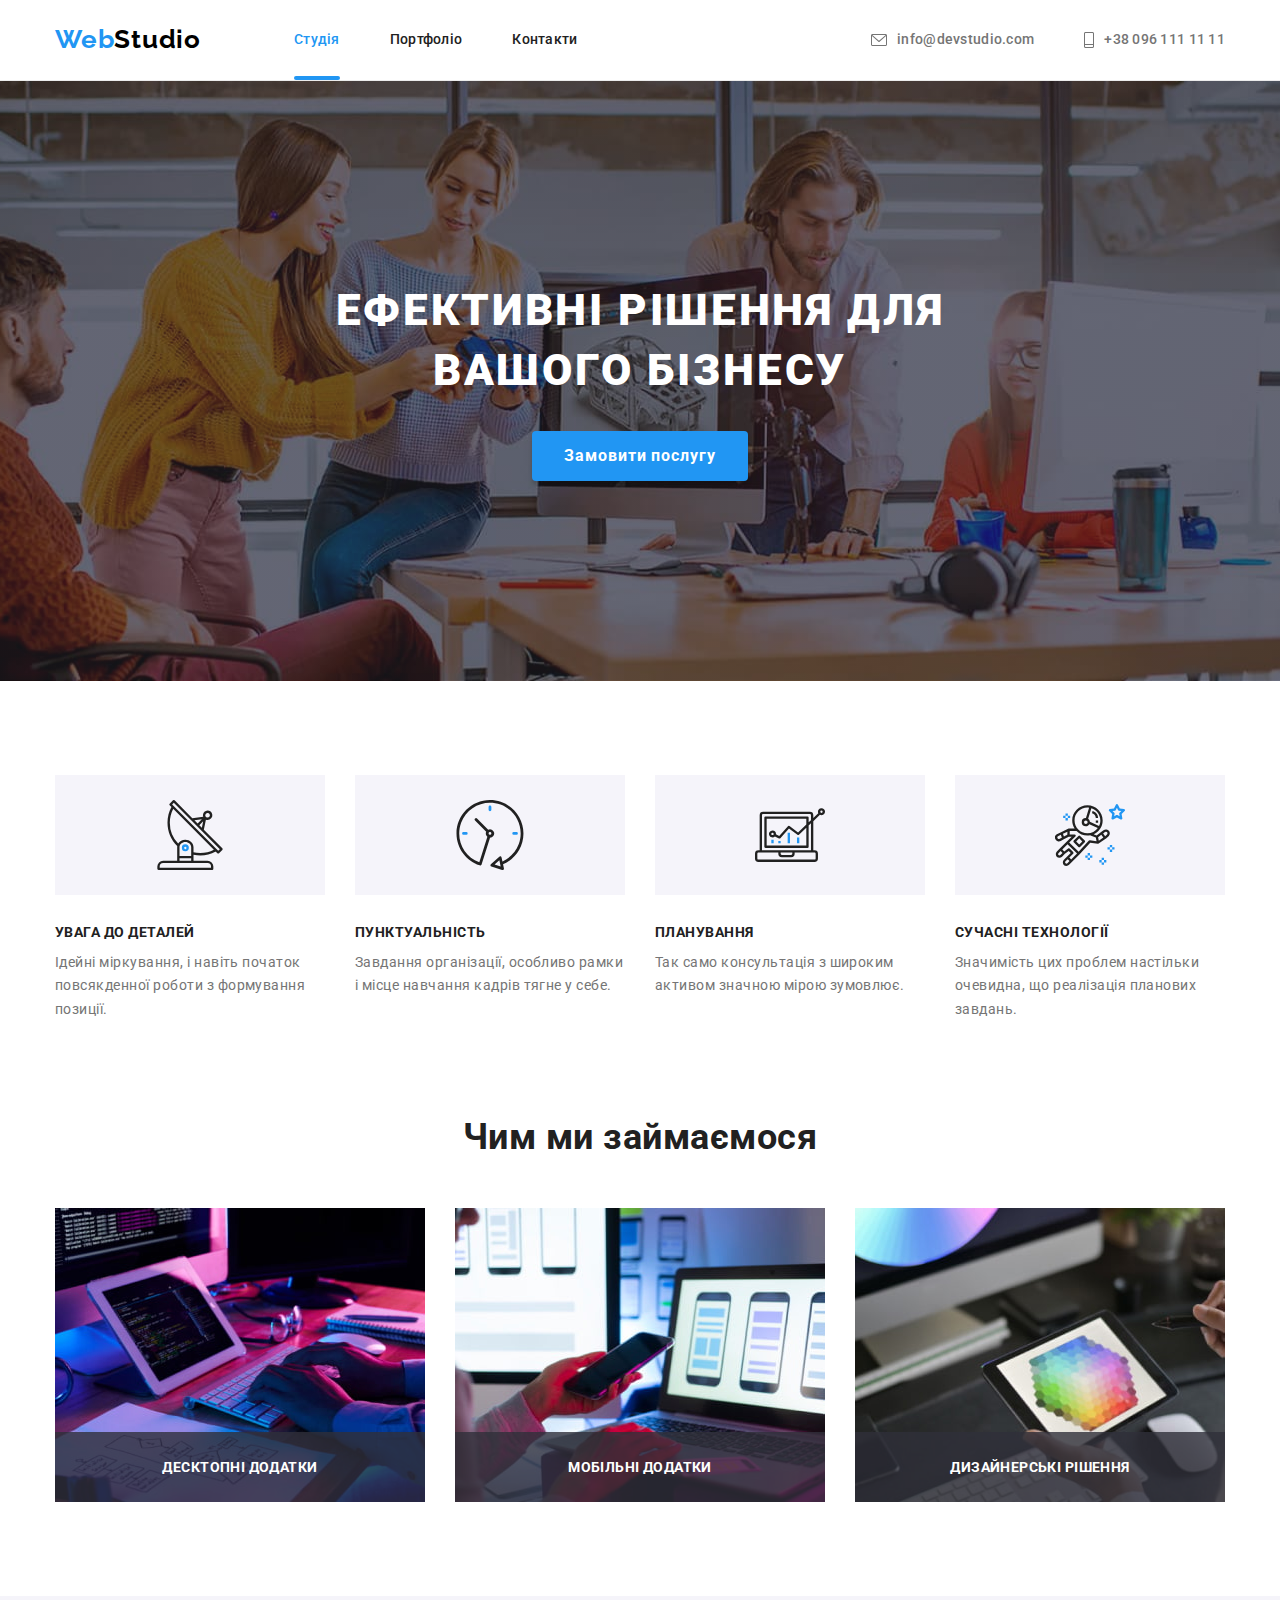
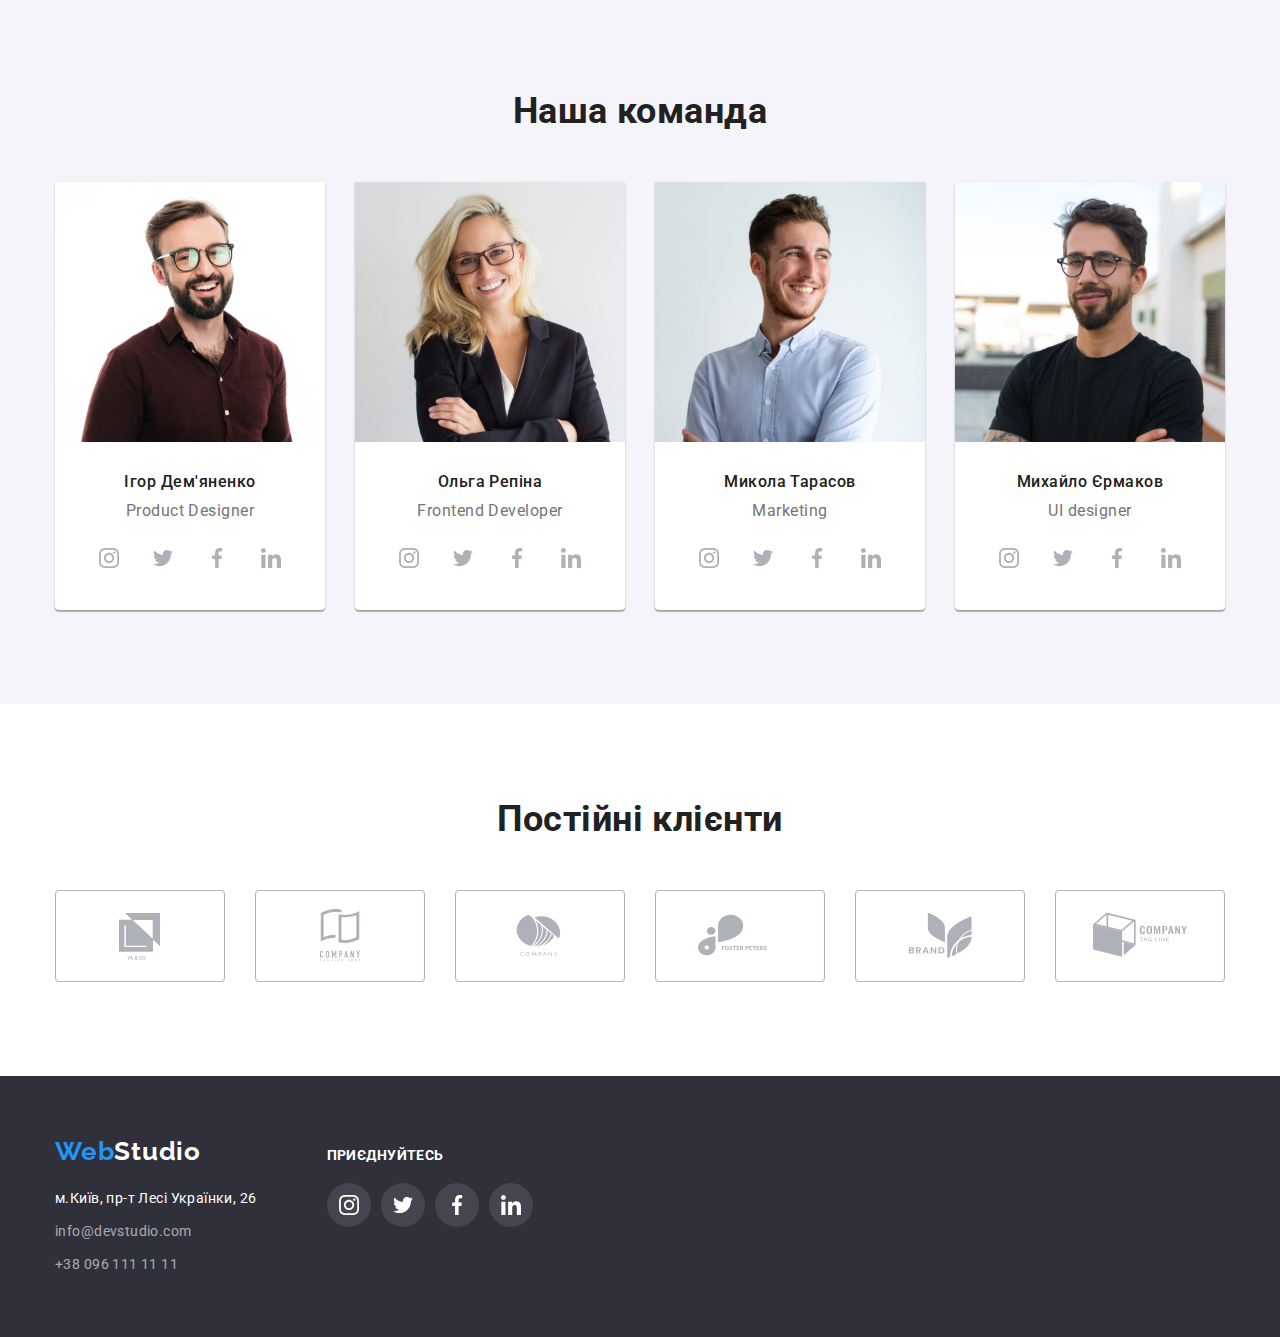
<file: index.html>
<!DOCTYPE html>
<html lang="uk-UA">
  <head>
    <meta charset="UTF-8" />
    <meta http-equiv="X-UA-Compatible" content="IE=edge" />
    <meta name="viewport" content="width=device-width, initial-scale=1.0" />
    <title>WebStudio</title>
    <link
      href="https://fonts.googleapis.com/css2?family=Raleway&family=Roboto:wght@400;500;700;900&display=swap"
      rel="stylesheet"
    />
    <link
      rel="stylesheet"
      href="https://cdnjs.cloudflare.com/ajax/libs/modern-normalize/1.1.0/modern-normalize.min.css"
    />
    <link rel="stylesheet" href="./css/common.css" />
    <link rel="stylesheet" href="./css/styles.css" />
  </head>
  <body>
    <header>
      <div class="container main-nav">
        <nav>
          <a href="./index.html" class="logo">Web<span class="logo-header">Studio</span></a>
          <ul class="site-nav list">
            <li class="site-nav-item"><a href="./index.html" class="link current">Студія</a></li>
            <li class="site-nav-item"><a href="./portfolio.html" class="link">Портфоліо</a></li>
            <li class="site-nav-item"><a href="/" class="link">Контакти</a></li>
          </ul>
        </nav>

        <ul class="contacts-list list">
          <li class="contacts-list-item">
            <a href="mailto:info@devstudio.com" class="contacts-link">
              <svg class="icon-email" width="16" height="12">
                <use href="./images/icons.svg#icon-email"></use>
              </svg>
              info@devstudio.com</a
            >
          </li>
          <li class="contacts-list-item">
            <a href="tel:+380961111111" class="contacts-link">
              <svg class="icon-telephone" width="10" height="16">
                <use href="./images/icons.svg#icon-telephone"></use>
              </svg>
              +38 096 111 11 11</a
            >
          </li>
        </ul>
      </div>
    </header>
    <main>
      <section class="hero">
        <h1 class="hero-title">Ефективні рішення для <br />вашого бізнесу</h1>
        <button type="button" class="hero-btn" data-modal-open>Замовити послугу</button>
      </section>
      <section class="section">
        <div class="container">
          <h2 class="section-title hidden">Особливості</h2>
          <ul class="features list">
            <li class="features-item">
              <div class="thumb">
                <svg class="features-icon" width="70" height="70">
                  <use href="./images/icons.svg#icon-details"></use>
                </svg>
              </div>
              <h3 class="title">Увага до деталей</h3>
              <p class="text">
                Ідейні міркування, і навіть початок повсякденної роботи з формування позиції.
              </p>
            </li>
            <li class="features-item">
              <div class="thumb">
                <svg class="features-icon" width="70" height="70">
                  <use href="./images/icons.svg#icon-punctuality"></use>
                </svg>
              </div>
              <h3 class="title">Пунктуальність</h3>
              <p class="text">
                Завдання організації, особливо рамки і місце навчання кадрів тягне у себе.
              </p>
            </li>
            <li class="features-item">
              <div class="thumb">
                <svg class="features-icon" width="70" height="70">
                  <use href="./images/icons.svg#icon-planning"></use>
                </svg>
              </div>
              <h3 class="title">Планування</h3>
              <p class="text">Так само консультація з широким активом значною мірою зумовлює.</p>
            </li>
            <li class="features-item">
              <div class="thumb">
                <svg class="features-icon" width="70" height="70">
                  <use href="./images/icons.svg#icon-modern-technologies"></use>
                </svg>
              </div>
              <h3 class="title">Сучасні технології</h3>
              <p class="text">
                Значимість цих проблем настільки очевидна, що реалізація планових завдань.
              </p>
            </li>
          </ul>
        </div>
      </section>
      <section class="section no-padding">
        <div class="container">
          <h2 class="section-title">Чим ми займаємося</h2>
          <ul class="services list">
            <li class="services-item">
              <img
                src="./images/website-development.jpg"
                alt="Веброзробник працює над створенням вебсайту"
                width="370"
              />
              <h3 class="services-label">Десктопні додатки</h3>
            </li>
            <li class="services-item">
              <img
                src="./images/web-ui.jpg"
                alt="Дизайнер працює над веб-інтерфейсом для смартфонів"
                width="370"
              />
              <h3 class="services-label">Мобільні додатки</h3>
            </li>
            <li class="services-item">
              <img
                src="./images/graphic-design.jpg"
                alt="Дизайнер обирає кольори на планшеті"
                width="370"
              />
              <h3 class="services-label">Дизайнерські рішення</h3>
            </li>
          </ul>
        </div>
      </section>
      <section class="section team">
        <div class="container">
          <h2 class="section-title">Наша команда</h2>
          <ul class="team-list list">
            <li class="team-item">
              <img
                src="./images/igor-demianenko.jpg"
                alt="Ігор Дем'яненко - Product designer"
                width="270"
              />
              <div class="team-member">
                <h3 class="team-title">Ігор Дем'яненко</h3>
                <p class="team-text">Product Designer</p>
                <ul class="team-socials list">
                  <li class="team-socials-item">
                    <a href="#" class="link">
                      <svg class="team-socials-icon" width="20" height="20">
                        <use href="./images/icons.svg#icon-instagram"></use>
                      </svg>
                    </a>
                  </li>
                  <li class="team-socials-item">
                    <a href="#" class="link">
                      <svg class="team-socials-icon" width="20" height="20">
                        <use href="./images/icons.svg#icon-twitter"></use>
                      </svg>
                    </a>
                  </li>
                  <li class="team-socials-item">
                    <a href="#" class="link">
                      <svg class="team-socials-icon" width="20" height="20">
                        <use href="./images/icons.svg#icon-facebook"></use>
                      </svg>
                    </a>
                  </li>
                  <li class="team-socials-item">
                    <a href="#" class="link">
                      <svg class="team-socials-icon" width="20" height="20">
                        <use href="./images/icons.svg#icon-linkedin"></use>
                      </svg>
                    </a>
                  </li>
                </ul>
              </div>
            </li>
            <li class="team-item">
              <img
                src="./images/olga-repina.jpg"
                alt="Ольга Репіна - Frontend developer"
                width="270"
              />
              <div class="team-member">
                <h3 class="team-title">Ольга Репіна</h3>
                <p class="team-text">Frontend Developer</p>
                <ul class="team-socials list">
                  <li class="team-socials-item">
                    <a href="#" class="link">
                      <svg class="team-socials-icon" width="20" height="20">
                        <use href="./images/icons.svg#icon-instagram"></use>
                      </svg>
                    </a>
                  </li>
                  <li class="team-socials-item">
                    <a href="#" class="link">
                      <svg class="team-socials-icon" width="20" height="20">
                        <use href="./images/icons.svg#icon-twitter"></use>
                      </svg>
                    </a>
                  </li>
                  <li class="team-socials-item">
                    <a href="#" class="link">
                      <svg class="team-socials-icon" width="20" height="20">
                        <use href="./images/icons.svg#icon-facebook"></use>
                      </svg>
                    </a>
                  </li>
                  <li class="team-socials-item">
                    <a href="#" class="link">
                      <svg class="team-socials-icon" width="20" height="20">
                        <use href="./images/icons.svg#icon-linkedin"></use>
                      </svg>
                    </a>
                  </li>
                </ul>
              </div>
            </li>
            <li class="team-item">
              <img src="./images/mykola-tarasov.jpg" alt="Микола Тарасов - Marketing" width="270" />
              <div class="team-member">
                <h3 class="team-title">Микола Тарасов</h3>
                <p class="team-text">Marketing</p>
                <ul class="team-socials list">
                  <li class="team-socials-item">
                    <a href="#" class="link">
                      <svg class="team-socials-icon" width="20" height="20">
                        <use href="./images/icons.svg#icon-instagram"></use>
                      </svg>
                    </a>
                  </li>
                  <li class="team-socials-item">
                    <a href="#" class="link">
                      <svg class="team-socials-icon" width="20" height="20">
                        <use href="./images/icons.svg#icon-twitter"></use>
                      </svg>
                    </a>
                  </li>
                  <li class="team-socials-item">
                    <a href="#" class="link">
                      <svg class="team-socials-icon" width="20" height="20">
                        <use href="./images/icons.svg#icon-facebook"></use>
                      </svg>
                    </a>
                  </li>
                  <li class="team-socials-item">
                    <a href="#" class="link">
                      <svg class="team-socials-icon" width="20" height="20">
                        <use href="./images/icons.svg#icon-linkedin"></use>
                      </svg>
                    </a>
                  </li>
                </ul>
              </div>
            </li>
            <li class="team-item">
              <img
                src="./images/mykhailo-iermakov.jpg"
                alt="Михайло Єрмаков - UI designer"
                width="270"
              />
              <div class="team-member">
                <h3 class="team-title">Михайло Єрмаков</h3>
                <p class="team-text">UI designer</p>
                <ul class="team-socials list">
                  <li class="team-socials-item">
                    <a href="#" class="link">
                      <svg class="team-socials-icon" width="20" height="20">
                        <use href="./images/icons.svg#icon-instagram"></use>
                      </svg>
                    </a>
                  </li>
                  <li class="team-socials-item">
                    <a href="#" class="link">
                      <svg class="team-socials-icon" width="20" height="20">
                        <use href="./images/icons.svg#icon-twitter"></use>
                      </svg>
                    </a>
                  </li>
                  <li class="team-socials-item">
                    <a href="#" class="link">
                      <svg class="team-socials-icon" width="20" height="20">
                        <use href="./images/icons.svg#icon-facebook"></use>
                      </svg>
                    </a>
                  </li>
                  <li class="team-socials-item">
                    <a href="#" class="link">
                      <svg class="team-socials-icon" width="20" height="20">
                        <use href="./images/icons.svg#icon-linkedin"></use>
                      </svg>
                    </a>
                  </li>
                </ul>
              </div>
            </li>
          </ul>
        </div>
      </section>
      <section class="section">
        <div class="container">
          <h2 class="section-title">Постійні клієнти</h2>
          <ul class="clients list">
            <li class="client-item">
              <a href="#" class="link">
                <svg class="client-logo" width="106" height="60">
                  <use href="./images/icons.svg#icon-client-logo-1"></use>
                </svg>
              </a>
            </li>
            <li class="client-item">
              <a href="#" class="link">
                <svg class="client-logo" width="106" height="60">
                  <use href="./images/icons.svg#icon-client-logo-2"></use>
                </svg>
              </a>
            </li>
            <li class="client-item">
              <a href="#" class="link">
                <svg class="client-logo" width="106" height="60">
                  <use href="./images/icons.svg#icon-client-logo-3"></use>
                </svg>
              </a>
            </li>
            <li class="client-item">
              <a href="#" class="link">
                <svg class="client-logo" width="106" height="60">
                  <use href="./images/icons.svg#icon-client-logo-4"></use>
                </svg>
              </a>
            </li>
            <li class="client-item">
              <a href="#" class="link">
                <svg class="client-logo" width="106" height="60">
                  <use href="./images/icons.svg#icon-client-logo-5"></use>
                </svg>
              </a>
            </li>
            <li class="client-item">
              <a href="#" class="link">
                <svg class="client-logo" width="106" height="60">
                  <use href="./images/icons.svg#icon-client-logo-6"></use>
                </svg>
              </a>
            </li>
          </ul>
        </div>
      </section>
    </main>
    <footer>
      <div class="container">
        <div class="address">
          <a href="./index.html" class="logo">Web<span class="logo-footer">Studio</span> </a>
          <address class="ftr-address">
            <p class="ftr-location">м.Київ, пр-т Лесі Українки, 26</p>
            <ul class="ftr-contacts list">
              <li>
                <a href="mailto:info@devstudio.com" class="address-link">info@devstudio.com</a>
              </li>
              <li><a href="tel:+380961111111" class="address-link">+38 096 111 11 11</a></li>
            </ul>
          </address>
        </div>
        <div class="ftr-join">
          <p class="join">Приєднуйтесь</p>
          <ul class="ftr-socials-list list">
            <li class="ftr-socials-item">
              <a href="#" class="link">
                <svg class="ftr-socials-icon" width="20" height="20">
                  <use href="./images/icons.svg#icon-instagram"></use>
                </svg>
              </a>
            </li>
            <li class="ftr-socials-item">
              <a href="#" class="link">
                <svg class="ftr-socials-icon" width="20" height="20">
                  <use href="./images/icons.svg#icon-twitter"></use>
                </svg>
              </a>
            </li>
            <li class="ftr-socials-item">
              <a href="#" class="link">
                <svg class="ftr-socials-icon" width="20" height="20">
                  <use href="./images/icons.svg#icon-facebook"></use>
                </svg>
              </a>
            </li>
            <li class="ftr-socials-item">
              <a href="#" class="link">
                <svg class="ftr-socials-icon" width="20" height="20">
                  <use href="./images/icons.svg#icon-linkedin"></use>
                </svg>
              </a>
            </li>
          </ul>
        </div>
      </div>
    </footer>
    <div class="backdrop is-hidden" data-modal>
      <div class="modal">
        <button type="button" class="modal-close">
          <svg data-modal-close class="icon-close" width="11" height="11">
            <use href="./images/icons.svg#icon-close"></use>
          </svg>
        </button>
      </div>
    </div>
    <script src="./js/modal.js"></script>
  </body>
</html>
</file>
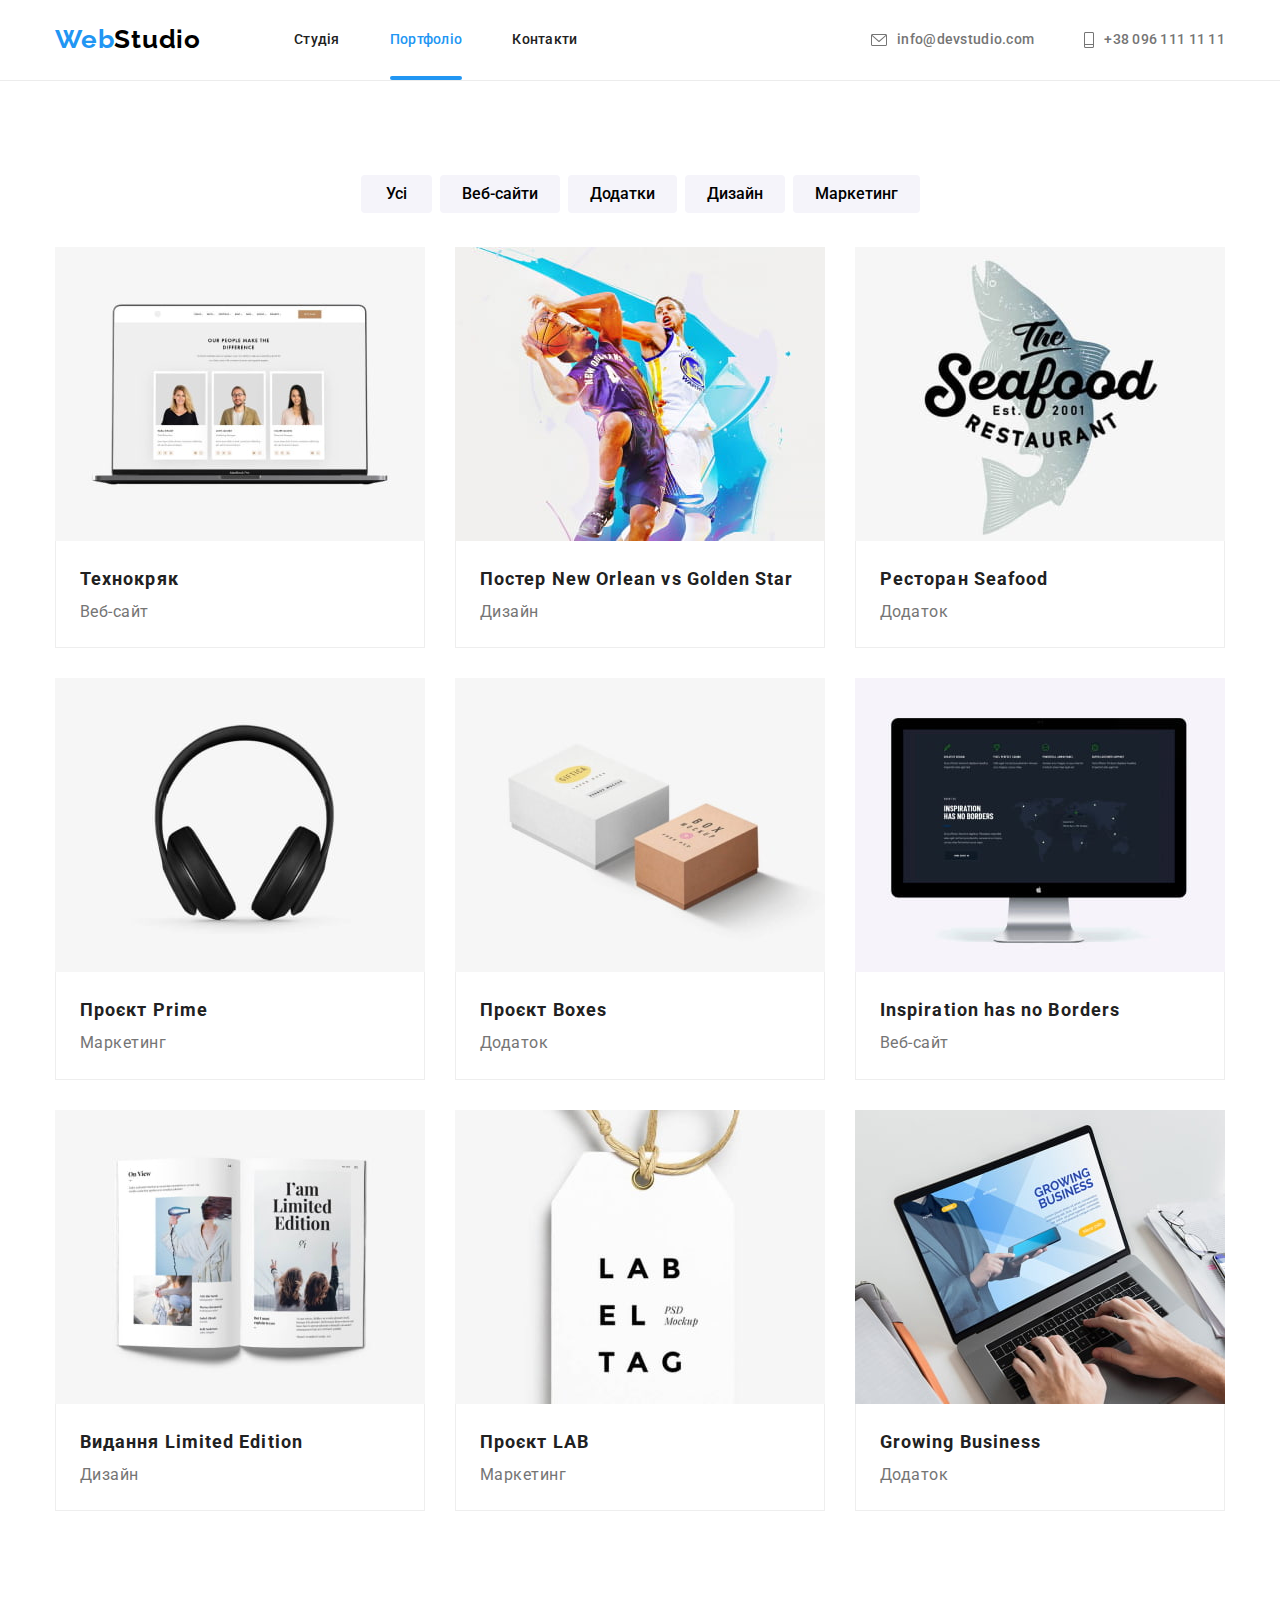
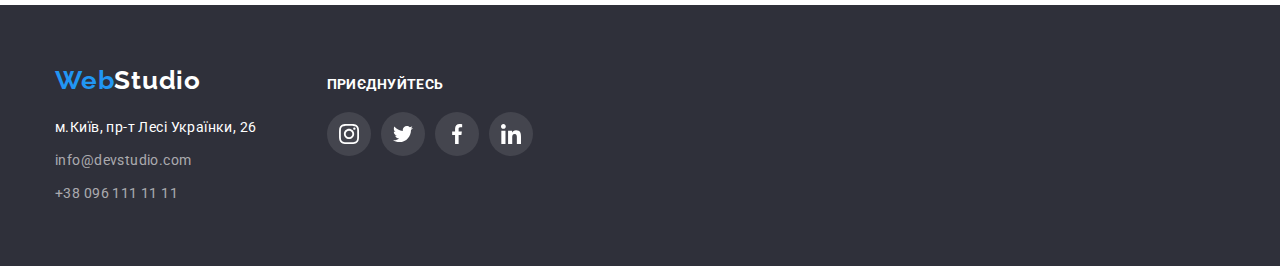
<file: portfolio.html>
<!DOCTYPE html>
<html lang="uk-UA">
  <head>
    <meta charset="UTF-8" />
    <meta http-equiv="X-UA-Compatible" content="IE=edge" />
    <meta name="viewport" content="width=device-width, initial-scale=1.0" />
    <title>Портфоліо</title>
    <link
      href="https://fonts.googleapis.com/css2?family=Raleway&family=Roboto:wght@400;500;700;900&display=swap"
      rel="stylesheet"
    />
    <link
      rel="stylesheet"
      href="https://cdnjs.cloudflare.com/ajax/libs/modern-normalize/1.1.0/modern-normalize.min.css"
    />
    <link rel="stylesheet" href="./css/common.css" />
    <link rel="stylesheet" href="./css/styles.css" />
  </head>
  <body>
    <header>
      <div class="container main-nav">
        <nav>
          <a href="./index.html" class="logo">Web<span class="logo-header">Studio</span></a>
          <ul class="site-nav list">
            <li class="site-nav-item"><a href="./index.html" class="link">Студія</a></li>
            <li class="site-nav-item">
              <a href="./portfolio.html" class="link current">Портфоліо</a>
            </li>
            <li class="site-nav-item"><a href="/" class="link">Контакти</a></li>
          </ul>
        </nav>

        <ul class="contacts-list list">
          <li class="contacts-list-item">
            <a href="mailto:info@devstudio.com" class="contacts-link">
              <svg class="icon-email" width="16" height="12">
                <use href="./images/icons.svg#icon-email"></use>
              </svg>
              info@devstudio.com</a
            >
          </li>
          <li class="contacts-list-item">
            <a href="tel:+380961111111" class="contacts-link">
              <svg class="icon-telephone" width="10" height="16">
                <use href="./images/icons.svg#icon-telephone"></use>
              </svg>
              +38 096 111 11 11</a
            >
          </li>
        </ul>
      </div>
    </header>
    <main>
      <section class="section">
        <div class="container">
          <h1 class="section-title hidden">Наше портфоліо</h1>
          <ul class="filter list">
            <li class="filter-item">
              <button type="button" class="filter-btn">Усі</button>
            </li>
            <li class="filter-item">
              <button type="button" class="filter-btn">Веб-сайти</button>
            </li>
            <li class="filter-item">
              <button type="button" class="filter-btn">Додатки</button>
            </li>
            <li class="filter-item">
              <button type="button" class="filter-btn">Дизайн</button>
            </li>
            <li class="filter-item">
              <button type="button" class="filter-btn">Маркетинг</button>
            </li>
          </ul>
          <ul class="projects list">
            <li class="projects-item">
              <a href="#" class="projects-link">
                <div class="projects-about">
                  <img
                    src="./images/project-technokriak-website.jpg"
                    alt="Портфоліо - веб-сайт Технокряк"
                    width="370"
                    height="294"
                  />
                  <p class="projects-text">
                    Ресурс пропонує комплексні пропозиції з різним рівнем функціоналу та сервісів.
                    Все це дозволить відвідувачу отримати вичерпні відомості про компанію чи
                    приватну особу.
                  </p>
                </div>
                <div class="project-desc">
                  <h2 class="projects-title">Технокряк</h2>
                  <p class="projects-type">Веб-сайт</p>
                </div>
              </a>
            </li>
            <li class="projects-item">
              <a href="#" class="projects-link">
                <div class="projects-about">
                  <img
                    src="./images/project-new-orlean-vs-golden-star-poster.jpg"
                    alt="Портфоліо - дизайн постера New Orlean vs Golden Star"
                    width="370"
                    height="294"
                  />
                  <p class="projects-text">
                    Ресурс пропонує комплексні пропозиції з різним рівнем функціоналу та сервісів.
                    Все це дозволить відвідувачу отримати вичерпні відомості про компанію чи
                    приватну особу.
                  </p>
                </div>
                <div class="project-desc">
                  <h2 class="projects-title">Постер New Orlean vs Golden Star</h2>
                  <p class="projects-type">Дизайн</p>
                </div>
              </a>
            </li>
            <li class="projects-item">
              <a href="#" class="projects-link">
                <div class="projects-about">
                  <img
                    src="./images/project-seafood-restaurant-app.jpg"
                    alt="Портфоліо - додаток ресторану Seafood"
                    width="370"
                    height="294"
                  />
                  <p class="projects-text">
                    Ресурс пропонує комплексні пропозиції з різним рівнем функціоналу та сервісів.
                    Все це дозволить відвідувачу отримати вичерпні відомості про компанію чи
                    приватну особу.
                  </p>
                </div>
                <div class="project-desc">
                  <h2 class="projects-title">Ресторан Seafood</h2>
                  <p class="projects-type">Додаток</p>
                </div>
              </a>
            </li>
            <li class="projects-item">
              <a href="#" class="projects-link">
                <div class="projects-about">
                  <img
                    src="./images/project-prime-marketing.jpg"
                    alt="Портфоліо - проєкт Prime - маркетинг"
                    width="370"
                    height="294"
                  />
                  <p class="projects-text">
                    Ресурс пропонує комплексні пропозиції з різним рівнем функціоналу та сервісів.
                    Все це дозволить відвідувачу отримати вичерпні відомості про компанію чи
                    приватну особу.
                  </p>
                </div>
                <div class="project-desc">
                  <h2 class="projects-title">Проєкт Prime</h2>
                  <p class="projects-type">Маркетинг</p>
                </div>
              </a>
            </li>
            <li class="projects-item">
              <a href="#" class="projects-link">
                <div class="projects-about">
                  <img
                    src="./images/project-boxes-app.jpg"
                    alt="Портфоліо - додаток Boxes"
                    width="370"
                    height="294"
                  />
                  <p class="projects-text">
                    Ресурс пропонує комплексні пропозиції з різним рівнем функціоналу та сервісів.
                    Все це дозволить відвідувачу отримати вичерпні відомості про компанію чи
                    приватну особу.
                  </p>
                </div>
                <div class="project-desc">
                  <h2 class="projects-title">Проєкт Boxes</h2>
                  <p class="projects-type">Додаток</p>
                </div>
              </a>
            </li>
            <li class="projects-item">
              <a href="#" class="projects-link">
                <div class="projects-about">
                  <img
                    src="./images/project-inspiration-has-no-borders-website.jpg"
                    alt="Портфоліо - веб-сайт Inspiration has no Borders"
                    width="370"
                    height="294"
                  />
                  <p class="projects-text">
                    Ресурс пропонує комплексні пропозиції з різним рівнем функціоналу та сервісів.
                    Все це дозволить відвідувачу отримати вичерпні відомості про компанію чи
                    приватну особу.
                  </p>
                </div>
                <div class="project-desc">
                  <h2 class="projects-title">Inspiration has no Borders</h2>
                  <p class="projects-type">Веб-сайт</p>
                </div>
              </a>
            </li>
            <li class="projects-item">
              <a href="#" class="projects-link">
                <div class="projects-about">
                  <img
                    src="./images/project-limited-edition-journal-design.jpg"
                    alt="Портфоліо - дизайн видання Limited Edition"
                    width="370"
                    height="294"
                  />
                  <p class="projects-text">
                    Ресурс пропонує комплексні пропозиції з різним рівнем функціоналу та сервісів.
                    Все це дозволить відвідувачу отримати вичерпні відомості про компанію чи
                    приватну особу.
                  </p>
                </div>
                <div class="project-desc">
                  <h2 class="projects-title">Видання Limited Edition</h2>
                  <p class="projects-type">Дизайн</p>
                </div>
              </a>
            </li>
            <li class="projects-item">
              <a href="#" class="projects-link">
                <div class="projects-about">
                  <img
                    src="./images/project-lab-marketing.jpg"
                    alt="Портфоліо - проєкт LAB - маркетинг"
                    width="370"
                    height="294"
                  />
                  <p class="projects-text">
                    Ресурс пропонує комплексні пропозиції з різним рівнем функціоналу та сервісів.
                    Все це дозволить відвідувачу отримати вичерпні відомості про компанію чи
                    приватну особу.
                  </p>
                </div>
                <div class="project-desc">
                  <h2 class="projects-title">Проєкт LAB</h2>
                  <p class="projects-type">Маркетинг</p>
                </div>
              </a>
            </li>
            <li class="projects-item">
              <a href="#" class="projects-link">
                <div class="projects-about">
                  <img
                    src="./images/project-growing-business-app.jpg"
                    alt="Портфоліо - додаток Growing Business"
                    width="370"
                    height="294"
                  />
                  <p class="projects-text">
                    Ресурс пропонує комплексні пропозиції з різним рівнем функціоналу та сервісів.
                    Все це дозволить відвідувачу отримати вичерпні відомості про компанію чи
                    приватну особу.
                  </p>
                </div>
                <div class="project-desc">
                  <h2 class="projects-title">Growing Business</h2>
                  <p class="projects-type">Додаток</p>
                </div>
              </a>
            </li>
          </ul>
        </div>
      </section>
    </main>
    <footer>
      <div class="container">
        <div class="address">
          <a href="./index.html" class="logo">Web<span class="logo-footer">Studio</span> </a>
          <address class="ftr-address">
            <p class="ftr-location">м.Київ, пр-т Лесі Українки, 26</p>
            <ul class="ftr-contacts list">
              <li>
                <a href="mailto:info@devstudio.com" class="address-link">info@devstudio.com</a>
              </li>
              <li><a href="tel:+380961111111" class="address-link">+38 096 111 11 11</a></li>
            </ul>
          </address>
        </div>
        <div class="ftr-join">
          <p class="join">Приєднуйтесь</p>
          <ul class="ftr-socials-list list">
            <li class="ftr-socials-item">
              <a href="#" class="link">
                <svg class="ftr-socials-icon" width="20" height="20">
                  <use href="./images/icons.svg#icon-instagram"></use>
                </svg>
              </a>
            </li>
            <li class="ftr-socials-item">
              <a href="#" class="link">
                <svg class="ftr-socials-icon" width="20" height="20">
                  <use href="./images/icons.svg#icon-twitter"></use>
                </svg>
              </a>
            </li>
            <li class="ftr-socials-item">
              <a href="#" class="link">
                <svg class="ftr-socials-icon" width="20" height="20">
                  <use href="./images/icons.svg#icon-facebook"></use>
                </svg>
              </a>
            </li>
            <li class="ftr-socials-item">
              <a href="#" class="link">
                <svg class="ftr-socials-icon" width="20" height="20">
                  <use href="./images/icons.svg#icon-linkedin"></use>
                </svg>
              </a>
            </li>
          </ul>
        </div>
      </div>
    </footer>
  </body>
</html>
</file>
<file: css/common.css>
:root {
    /*Fonts*/
    --font-rale: 'Raleway', sans-serif;
    --font-roboto: 'Roboto', sans-serif;
    /*General colors*/
    --primary-white: #ffffff;
    --accent-color: #2196F3;
    /*LOGO*/
    --logo-color-header: #000000;
    /*Text colors*/
    --text-color-darkgrey: #212121;
    --text-color-grey: #757575;
    --ftr-address-contacts:rgba(255, 255, 255, 0.6);
    --main-icons-color: #AFB1B8;
    /*Backgrounds*/
    --bg-light-grey: #F5F4FA;
    --hero-bg:#C4C4C4;
    --blue-overlay:rgba(33, 150, 243, 0.9);
    --grey-overlay:rgba(47, 48, 58, 0.8);
    --footer-bg: #2F303A;
    --footer-socials-bg:rgba(255, 255, 255, 0.1);
    --backdrop: rgba(0, 0, 0, 0.2);
    /*Borders*/
    --header-border:#ECECEC;
    --border-light-grey:#EEEEEE;

    /*Transition*/
    --transition-time: 250ms cubic-bezier(0.4, 0, 0.2, 1);
}

html {
    box-sizing: border-box;
}
*,
*::before,
*::after {
    box-sizing: inherit;
}
button {
    border-width: 0px;
    cursor: pointer;
}

body {
    background-color: var(--primary-white);
    color: var(--text-color-grey);
    font-family: var(--font-roboto);
    letter-spacing: 0.03em;
}

h1,
h2,
h3,
h4,
h5,
h6,
p {
    margin-top: 0;
    margin-bottom: 0;
}

.list {
    list-style: none;
    margin: 0;
    padding: 0;
}
.link {
    text-decoration: none;
}
img {
    display: block;
}
.hidden {
    position: absolute;
    width: 1px;
    height: 1px;
    margin: -1px;
    border: 0;
    padding: 0;
    white-space: nowrap;
    clip-path: inset(100%);
    clip: rect(0 0 0 0);
    overflow: hidden;
}
/*-----------------------CONTAINER-----------------------*/
.container {
    width: 1200px;
    margin: 0 auto;
    padding: 0 15px;
}
/*-----------------------LOGO TOP & FOOTER-------------------------*/

.logo {
    color: var(--accent-color);
    font-family: var(--font-rale);
    font-size: 26px;
    font-weight: 700;
    line-height: 1.2;
    letter-spacing: 0.03em;
    text-decoration: none;
}

.logo-header {
    color: var(--logo-color-header);
}

.logo-footer {
    color: var(--primary-white);
}

footer a.logo {
    display: inline-block;
    margin-bottom: 20px;
}

/*-----------------------HEADER-------------------------*/
header {
    border-bottom: 1px solid var(--header-border);
}

.main-nav {
    display: flex;
    align-items: center;
}
nav {
    display: flex;
    align-items: center;
}
.site-nav {
    display: flex;
    margin-left: 93px;
}

.site-nav .site-nav-item:not(:last-child){
margin-right: 50px;
}

.site-nav .link {
    display: block;
    padding-top: 32px;
    padding-bottom: 32px;
    color: var(--text-color-darkgrey);
    font-weight: 500;
    font-size: 14px;
    line-height: 1.14;
    letter-spacing: 0.02em;
    text-decoration: none;
}

.site-nav .link:hover,
.site-nav .link:focus {
    color: var(--accent-color);
    transition: color var(--transition-time);
}

.site-nav .link.current {
    color: var(--accent-color);
}

.current {
    position:relative;
}
.current::after {
    content: "";
    display: block;
    position: absolute;
    width:100%;
    height:4px;
    bottom:0;
    border-radius: 2px;
    background-color:var(--accent-color);
}

.contacts-list {
    display: flex;
    margin-left: auto;
}

.contacts-list .contacts-link {
    display: flex;
    align-items: center;
    padding-top: 32px;
    padding-bottom: 32px;
    color: var(--text-color-grey);
    font-weight: 500;
    font-size: 14px;
    line-height: 1.14;
    letter-spacing: 0.02em;
    text-decoration: none;
}

.contacts-list .contacts-list-item:not(:last-child) {
    margin-right: 50px;
}

.contacts-list .contacts-link:hover,
.contacts-list .contacts-link:focus {
    color: var(--accent-color);
    transition: color var(--transition-time);
}

.icon-email,
.icon-telephone {
    margin-right: 10px;
    fill:currentColor;
}

/*-----------------------FOOTER-------------------------*/
footer {
    padding-top:60px;
    padding-bottom: 60px;
    background-color: var(--footer-bg);
}
footer .container {
    display: flex;
    align-items: baseline;
}
.address {
    margin-right: 70px;
}
address {
    font-style: normal;
}

.ftr-location {
    margin-bottom: 9px;
}

.ftr-address {
    color: var(--primary-white);
    font-size: 14px;
    line-height: 1.71;
    letter-spacing: 0.03em;
}

.ftr-contacts > li {
    margin-bottom: 9px;
}
.ftr-contacts>li:last-child {
    margin-bottom: 0;
}
.ftr-contacts .address-link {
    color: var(--ftr-address-contacts);
    font-size: 14px;
    line-height: 1.71;
    letter-spacing: 0.03em;
    text-decoration: none;
}

.ftr-contacts .address-link:hover,
.ftr-contacts .address-link:focus {
    color: var(--accent-color);
    transition: color var(--transition-time);
}
.ftr-join .join {
    margin-bottom: 20px;
    color: var(--primary-white);
    font-weight: 700;
    font-size: 14px;
    line-height: 16px;
    letter-spacing: 0.03em;
    text-transform: uppercase;
}
.ftr-join .ftr-socials-list {
    display: flex;
    justify-content: center;
}

.ftr-socials-list .ftr-socials-item a {
    display: flex;
    align-items: center;
    justify-content: center;
    width: 44px;
    height: 44px;
    color: var(--primary-white);
    background-color: var(--footer-socials-bg);
    border-radius: 50%;
}

.ftr-socials-list .ftr-socials-item a:hover,
.ftr-socials-list .ftr-socials-item a:focus {
    background-color: var(--accent-color);
    transition: background-color var(--transition-time);
}

.ftr-socials-item .ftr-socials-icon {
    fill: currentColor;
}
.ftr-socials-list .ftr-socials-item:not(:last-child) {
    margin-right: 10px;
}
</file>
<file: css/styles.css>
/*-----------------------HERO SECTION-------------------------*/
.hero {
    max-width: 1600px;
    margin-left: auto;
    margin-right: auto;
    padding: 200px 0;
    text-align: center;
    background-color: var(--hero-bg);
    background-image: linear-gradient(rgba(47, 48, 58, 0.4), rgba(47, 48, 58, 0.4)), url(../images/webstudio-hero-bg.jpg);
    background-repeat: no-repeat;
    background-position: center;
}
.hero .hero-title {
    margin-bottom: 30px;
    font-weight: 900;
    font-size: 44px;
    line-height: 1.36;
    letter-spacing: 0.06em;
    text-transform: uppercase;
    color: var(--primary-white);
}
.hero .hero-btn {
    display: inline-block;
    min-width: 216px;
    padding: 10px 32px;
    border-radius: 4px;
    font-family: inherit;
    font-weight: 700;
    font-size: 16px;
    line-height: 1.87;
    letter-spacing: 0.06em;
    color: var(--primary-white);
    background-color: var(--accent-color);
    box-shadow: 0px 4px 4px rgba(0, 0, 0, 0.15);
    transition: color var(--transition-time), background-color var(--transition-time);
}
.hero .hero-btn:hover,
.hero .hero-btn:focus {
    color: var(--accent-color);
    background-color: var(--primary-white);
}

/*-----------------------SECTION-------------------------*/
.section {
    padding-top:94px;
    padding-bottom:94px;
}
.section.no-padding {
    padding-top: 0px;
}
.section-title {
    margin-bottom: 50px;
    text-align: center;
    font-size: 36px;
    line-height: 1.17;
    color: var(--text-color-darkgrey);
}

/*-----FEATURES-----*/
.features {
    display: flex;
}
.features .features-item {
    width: 270px;
}
.features .features-item:not(:last-child) {
    margin-right: 30px;
}
.features-item .thumb {
    display: flex;
    align-items: center;
    justify-content: center;
    height: 120px;
    margin-bottom: 30px;
    background-color: var(--bg-light-grey);
}
.features .title {
    margin-bottom: 10px;
    font-size: 14px;
    line-height: 1.14;
    text-transform: uppercase;
    color: var(--text-color-darkgrey);
}
.features .text {
    font-size: 14px;
    line-height: 1.7;
}

/*-----SERVICES-----*/
.services {
    display: flex;
    gap: 30px;
}
.services-item {
    position: relative;
}
.services .services-label {
    position:absolute;
    bottom:0;
    left:0;
    display: flex;
    align-items: center;
    justify-content: center;
    width: 100%;
    height: 70px;
    font-size: 14px;
    line-height: 16px;
    letter-spacing: 0.03em;
    text-transform: uppercase;
    color: var(--primary-white);
    background-color: var(--grey-overlay);
}

/*-----TEAM-----*/
.team {
    background-color: var(--bg-light-grey);
}
.team-list {
    display: flex;
}
.team-list .team-item {
    width: 270px;
    text-align: center;
    border-radius: 0px 0px 4px 4px;
    background-color: var(--primary-white);
    box-shadow: 0px 1px 3px rgba(0, 0, 0, 0.12), 0px 1px 1px rgba(0, 0, 0, 0.14), 0px 2px 1px rgba(0, 0, 0, 0.2);
}
.team-list .team-item:not(:last-child) {
    margin-right: 30px;
}
.team-list .team-member {
    padding:30px 10px;
}
.team-list .team-title {
    margin-bottom: 10px;
    font-weight: 500;
    font-size: 16px;
    line-height: 1.19;
    color: var(--text-color-darkgrey);
}
.team-list .team-text {
    margin-bottom:16px;
    font-size: 16px;
    line-height: 1.19;
}
.team-socials {
    display: flex;
    justify-content: center;
}
.team-socials .team-socials-item:not(:last-child) {
    margin-right: 10px;
}
.team-socials .team-socials-item a {
    display: flex;
    align-items: center;
    justify-content: center;
    width: 44px;
    height: 44px;
    border-radius: 50%;
    color:var(--main-icons-color);
transition: color var(--transition-time), background-color var(--transition-time);
}
.team-socials .team-socials-item a:hover,
.team-socials .team-socials-item a:focus {
    color: var(--primary-white);
    background-color: var(--accent-color);
}
.team-socials-item .team-socials-icon {
    fill: currentColor;
}

/*-----CLIENTS-----*/
.clients {
    display: flex;
    justify-content: center;
}
.clients .client-item:not(:last-child) {
    margin-right: 30px;
}
.clients .client-item a {
    display: flex;
    align-items: center;
    justify-content: center;
    width: 170px;
    height: 92px;
    border: 1px solid var(--main-icons-color);
    border-radius: 4px;
    color: var(--main-icons-color);
    transition: color var(--transition-time), border-color var(--transition-time);
}
.clients .client-item a:hover,
.clients .client-item a:focus {
    border-color: var(--accent-color);
    color: var(--accent-color);
}
.client-item .client-logo {
    fill:currentColor;
}


/*-----------------------PORTFOLIO-------------------------*/
/*-----FILTER BUTTONS-----*/
.filter {
    display: flex;
    margin-bottom: 34px;
    justify-content: center;
}
.filter .filter-item:not(:last-child) {
    margin-right: 8px;
}
.filter .filter-btn {
    padding: 6px 22px;
    text-align: center;
    border-radius: 4px;
    font-family: var(--font-roboto);
    font-weight: 500;
    font-size: 16px;
    line-height: 1.63;
    cursor: pointer;
    background-color: var(--bg-light-grey);
    transition: color var(--transition-time), background-color var(--transition-time), box-shadow var(--transition-time);
}

.filter > li:first-child .filter-btn {
    padding: 6px 25px;
}
.filter .filter-btn:hover,
.filter .filter-btn:focus {
    color: var(--primary-white);
    background-color: var(--accent-color);
    box-shadow: 0px 3px 1px rgba(0, 0, 0, 0.1), 0px 1px 2px rgba(0, 0, 0, 0.08), 0px 2px 2px rgba(0, 0, 0, 0.12);
    }

/*-----PROJECTS CARDS-----*/
.projects {
    display: flex;
    flex-wrap: wrap;
}
.projects .projects-item {
    width: calc((100% - 60px) / 3);
    margin-right: 30px;
    margin-bottom: 30px;
    background-color: var(--primary-white);
}
.projects .projects-item:nth-child(3n){
    margin-right: 0px;
}
.projects .projects-item:nth-last-child(-n + 3){
    margin-bottom: 0;
}
.projects-item  a.projects-link {
    display: block;
    text-decoration: none;
    transition: box-shadow var(--transition-time);
}
.projects-item a.projects-link:hover,
.projects-item a.projects-link:focus {
    box-shadow: 0px 1px 1px rgba(0, 0, 0, 0.12), 0px 4px 4px rgba(0, 0, 0, 0.06), 1px 4px 6px rgba(0, 0, 0, 0.16);
}
.projects-about {
    position:relative;
    overflow: hidden;
}
.projects-text {
    display: inline-block;
    position: absolute;
    top: 0;
    left:0;
    transform: translateY(100%);
    transition: transform var(--transition-time);
    width: 100%;
    height: 100%;
    padding: 63px 24px;
    font-size: 18px;
    line-height: 1.56;
    letter-spacing: 0.03em;
    color: var(--primary-white);
    background-color: var(--blue-overlay);
}
.projects-item a.projects-link:hover .projects-text,
.projects-item a.projects-link:focus .projects-text {
    transform: translateY(0);

}
.projects .project-desc {
    padding:20px 24px;
    border: 1px solid var(--border-light-grey);
    border-top: none;
}
.projects .projects-title {
    color: var(--text-color-darkgrey);
    font-size: 18px;
    line-height: 2;
    letter-spacing: 0.06em;
}
.projects .projects-type {
    color: var(--text-color-grey);
    font-size: 16px;
    line-height: 1.9;
}

/*-----------------------MODAL WINDOW-------------------------*/
.backdrop {
    position: fixed;
    top:0;
    left: 0;
    width: 100%;
    height: 100%;
    background-color: var(--backdrop);
    opacity: 1;
    transition: opacity var(--transition-time);
}
.backdrop.is-hidden {
    opacity: 0;
    pointer-events: none;
}
.backdrop.is-hidden .modal {
    transform: translate(-50%, -50%) scale(0.5);
}
.modal {
    position: absolute;
    top: 50%;
    left:50%;
    min-width: 528px;
    min-height: 581px;
    border-radius: 4px;
    background: var(--primary-white);
    box-shadow: 0px 1px 3px rgba(0, 0, 0, 0.12), 0px 1px 1px rgba(0, 0, 0, 0.14), 0px 2px 1px rgba(0, 0, 0, 0.2);
    transform: translate(-50%, -50%) scale(1);
    transition: transform var(--transition-time);
}
.modal-close {
    position: absolute;
    top:8px;
    right:8px;
    width: 30px;
    height: 30px;
    border: 1px solid rgba(0, 0, 0, 0.1);
    border-radius: 50%;
    background: var(--primary-white);
}
</file>
